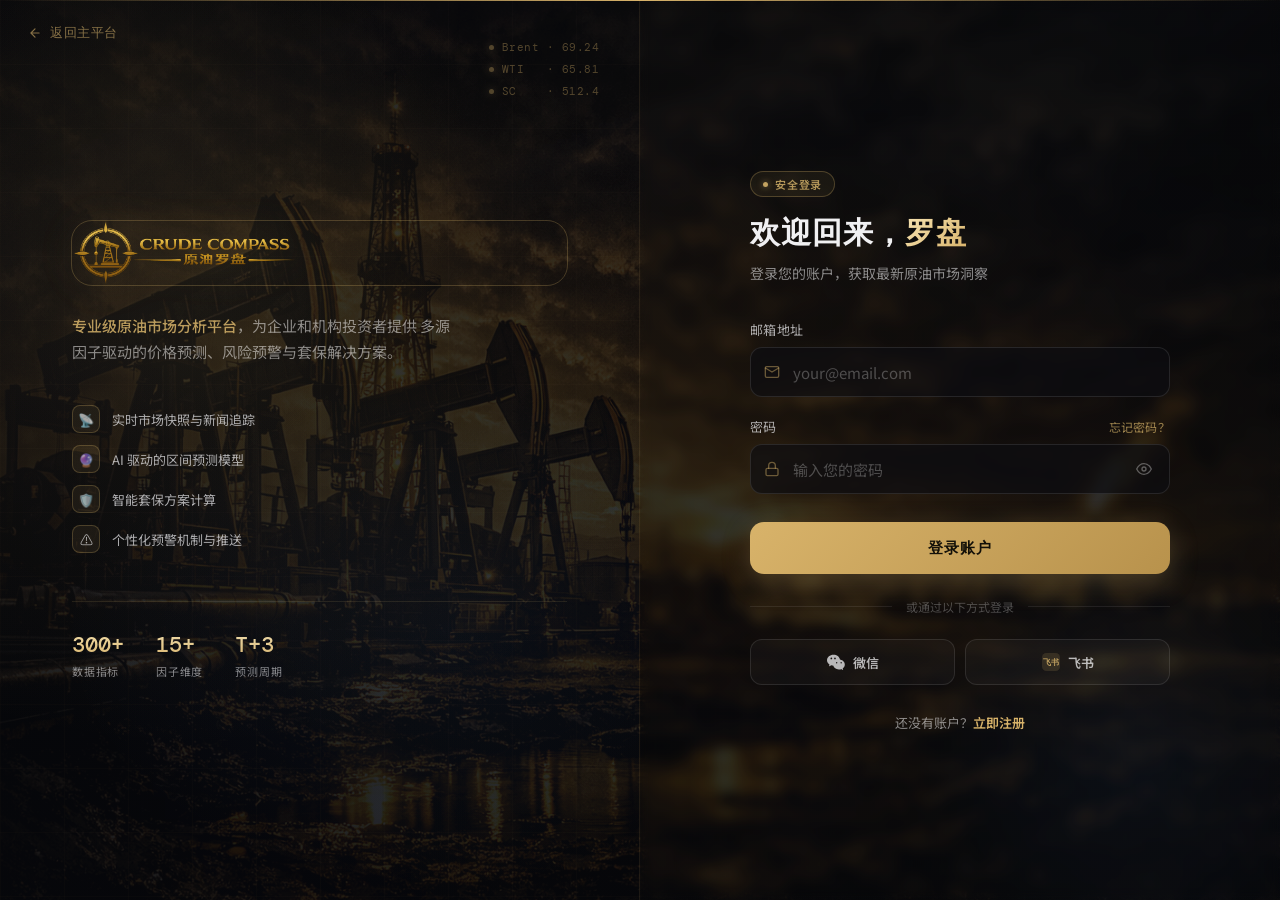
<file: login.html>
<!DOCTYPE html>
<html lang="zh-CN">
<head>
  <meta charset="utf-8"/>
  <meta name="viewport" content="width=device-width, initial-scale=1"/>
  <title>登录 · 原油罗盘</title>
  <link rel="preconnect" href="https://fonts.googleapis.com">
  <link rel="preconnect" href="https://fonts.gstatic.com" crossorigin>
  <link href="https://fonts.googleapis.com/css2?family=DM+Mono:wght@300;400;500&family=Noto+Sans+SC:wght@300;400;500;700;900&family=Syne:wght@400;500;600;700;800&display=swap" rel="stylesheet">
  <style>
    :root {
      --gold-1: #f6e3b2;
      --gold-2: #d8b36a;
      --gold-3: #9a7638;
      --ink:    #0c0c0e;
      --ink2:   #121214;
      --text:   #f0f0f2;
      --muted:  rgba(240,240,242,.55);
      --border: rgba(214,179,106,.18);
      --border-focus: rgba(214,179,106,.60);
      --font-body:    "Noto Sans SC", "PingFang SC", "Microsoft YaHei UI", sans-serif;
      --font-display: "Syne", "PingFang SC", sans-serif;
      --font-mono:    "DM Mono", "SF Mono", "Consolas", monospace;
    }

    *, *::before, *::after { box-sizing: border-box; margin: 0; padding: 0; }

    html, body {
      height: 100%;
      font-family: var(--font-body);
      background: var(--ink);
      color: var(--text);
      -webkit-font-smoothing: antialiased;
    }

    /* ── Background ── */
    .bg {
      position: fixed; inset: 0; z-index: 0;
      overflow: hidden;
    }
    .bg-image {
      position: absolute; inset: 0;
      background-image: url('assets/login_bg.png');
      background-size: cover;
      background-position: center center;
      background-repeat: no-repeat;
      transform: scale(1.03);
      opacity: .46;
      filter: saturate(.94) contrast(1.03);
    }
    .bg-overlay {
      position: absolute; inset: 0;
      background:
        linear-gradient(90deg, rgba(8,9,12,.68) 0%, rgba(8,9,12,.54) 34%, rgba(8,9,12,.42) 62%, rgba(8,9,12,.56) 100%),
        linear-gradient(180deg, rgba(6,7,10,.42) 0%, rgba(6,7,10,.12) 24%, rgba(6,7,10,.34) 100%);
    }
    .bg-grid {
      position: absolute; inset: 0;
      background-image:
        linear-gradient(rgba(214,179,106,.04) 1px, transparent 1px),
        linear-gradient(90deg, rgba(214,179,106,.04) 1px, transparent 1px);
      background-size: 64px 64px;
      animation: gridBreath 10s ease-in-out infinite;
      opacity: .58;
    }
    @keyframes gridBreath {
      0%, 100% { opacity: .5; }
      50% { opacity: 1; }
    }
    .bg-glow1 {
      position: absolute; width: 700px; height: 700px;
      top: -200px; left: -200px; border-radius: 50%;
      background: radial-gradient(circle, rgba(214,179,106,.07) 0%, transparent 65%);
      animation: glowDrift1 14s ease-in-out infinite alternate;
    }
    .bg-glow2 {
      position: absolute; width: 500px; height: 500px;
      bottom: -100px; right: -100px; border-radius: 50%;
      background: radial-gradient(circle, rgba(91,156,255,.06) 0%, transparent 65%);
      animation: glowDrift2 18s ease-in-out infinite alternate;
    }
    @keyframes glowDrift1 { from { transform: translate(0,0); } to { transform: translate(60px, 40px); } }
    @keyframes glowDrift2 { from { transform: translate(0,0); } to { transform: translate(-40px, -60px); } }

    /* Animated ticker line at top */
    .topline {
      position: fixed; top: 0; left: 0; right: 0; height: 1px; z-index: 1000;
      background: linear-gradient(90deg, transparent 0%, var(--gold-2) 50%, transparent 100%);
      animation: toplineSweep 4s ease-in-out infinite;
    }
    @keyframes toplineSweep {
      0%, 100% { opacity: .5; background-position: -100% 0; }
      50% { opacity: 1; }
    }

    /* ── Layout ── */
    .page {
      position: relative; z-index: 1;
      min-height: 100vh;
      display: grid;
      grid-template-columns: 1fr 1fr;
    }
    @media (max-width: 900px) {
      .page { grid-template-columns: 1fr; }
      .brand-side { display: none; }
    }

    /* ── Left brand panel ── */
    .brand-side {
      display: flex; flex-direction: column;
      justify-content: center; padding: 64px 72px;
      border-right: 1px solid rgba(214,179,106,.10);
      position: relative; overflow: hidden;
      background: rgba(8,10,14,.18);
    }
    .brand-side::before {
      content: '';
      position: absolute; inset: 0;
      background:
        radial-gradient(800px 600px at 30% 40%, rgba(214,179,106,.07), transparent 65%),
        radial-gradient(600px 400px at 70% 70%, rgba(91,156,255,.05), transparent 65%);
      pointer-events: none;
    }

    /* Floating price tickers decoration */
    .ticker-decoration {
      position: absolute; top: 40px; right: 40px;
      display: flex; flex-direction: column; gap: 8px;
      opacity: .35;
    }
    .ticker-item {
      display: flex; align-items: center; gap: 8px;
      font-family: var(--font-mono); font-size: 11px;
      color: var(--gold-2); letter-spacing: .5px;
      animation: tickerFade 3s ease-in-out infinite;
    }
    .ticker-item:nth-child(2) { animation-delay: .8s; }
    .ticker-item:nth-child(3) { animation-delay: 1.6s; }
    @keyframes tickerFade { 0%, 100% { opacity: .4; } 50% { opacity: 1; } }
    .ticker-dot { width: 5px; height: 5px; border-radius: 50%; background: var(--gold-2); box-shadow: 0 0 8px var(--gold-2); }

    /* Big brand mark */
    .brand-mark {
      width: 64px; height: 64px; border-radius: 20px;
      background: radial-gradient(32px 32px at 30% 25%, rgba(214,179,106,.95), rgba(214,179,106,.20)),
                  linear-gradient(135deg, rgba(255,255,255,.08), transparent);
      border: 1px solid rgba(214,179,106,.45);
      box-shadow: 0 12px 36px rgba(214,179,106,.15), 0 0 0 8px rgba(214,179,106,.04);
      margin-bottom: 32px;
      position: relative;
    }
    .brand-mark::after {
      content: '';
      position: absolute; top: -1px; left: -1px; right: -1px; bottom: -1px;
      border-radius: 21px;
      border: 1px solid rgba(214,179,106,.25);
      animation: markPulse 3s ease-in-out infinite;
    }
    @keyframes markPulse {
      0%, 100% { transform: scale(1); opacity: 1; }
      50% { transform: scale(1.06); opacity: .5; }
    }

    .brand-name {
      font-family: var(--font-display);
      font-size: 42px; font-weight: 800;
      letter-spacing: 5px; line-height: 1.1;
      background: linear-gradient(180deg, #f6e3b2 0%, #d8b36a 45%, #9a7638 100%);
      -webkit-background-clip: text; background-clip: text; color: transparent;
      filter: drop-shadow(0 0 20px rgba(216,179,106,.18));
      margin-bottom: 8px;
    }
    .brand-name-en {
      font-family: var(--font-display);
      font-size: 13px; font-weight: 500; letter-spacing: 5px;
      text-transform: uppercase; color: rgba(214,179,106,.55);
      margin-bottom: 32px;
    }
    .brand-desc {
      font-size: 15px; line-height: 1.75; color: var(--muted);
      max-width: 380px;
    }
    .brand-desc strong {
      color: rgba(214,179,106,.85); font-weight: 500;
    }

    /* Feature pills */
    .feature-list {
      margin-top: 40px;
      display: flex; flex-direction: column; gap: 12px;
    }
    .feature-item {
      display: flex; align-items: center; gap: 12px;
      font-size: 13px; color: rgba(240,240,242,.70);
      animation: featureIn .6s ease both;
    }
    .feature-item:nth-child(1) { animation-delay: .1s; }
    .feature-item:nth-child(2) { animation-delay: .2s; }
    .feature-item:nth-child(3) { animation-delay: .3s; }
    .feature-item:nth-child(4) { animation-delay: .4s; }
    @keyframes featureIn {
      from { opacity: 0; transform: translateX(-12px); }
      to { opacity: 1; transform: translateX(0); }
    }
    .feature-icon {
      width: 28px; height: 28px; border-radius: 8px; flex-shrink: 0;
      border: 1px solid rgba(214,179,106,.25);
      background: rgba(214,179,106,.08);
      display: grid; place-items: center;
      font-size: 13px;
    }

    /* Bottom stat row */
    .brand-stats {
      margin-top: 48px;
      display: flex; gap: 32px;
      padding-top: 28px;
      border-top: 1px solid rgba(214,179,106,.12);
    }
    .stat { display: flex; flex-direction: column; gap: 4px; }
    .stat-n {
      font-family: var(--font-mono); font-size: 22px; font-weight: 500;
      background: linear-gradient(180deg, #f6e3b2, #d8b36a);
      -webkit-background-clip: text; background-clip: text; color: transparent;
    }
    .stat-l { font-size: 11px; color: var(--muted); letter-spacing: .8px; text-transform: uppercase; }

    /* ── Right form panel ── */
    .form-side {
      display: flex; flex-direction: column;
      justify-content: center; align-items: center;
      padding: 48px 40px;
      background: linear-gradient(180deg, rgba(10,10,12,.12) 0%, rgba(10,10,12,.18) 100%);
      backdrop-filter: blur(6px);
    }

    .form-card {
      width: 100%; max-width: 420px;
      animation: cardIn .5s cubic-bezier(.22,.61,.36,1) both;
    }
    @keyframes cardIn {
      from { opacity: 0; transform: translateY(20px); }
      to { opacity: 1; transform: translateY(0); }
    }

    .form-header { margin-bottom: 36px; }
    .form-badge {
      display: inline-flex; align-items: center; gap: 7px;
      padding: 4px 12px; border-radius: 999px;
      border: 1px solid rgba(214,179,106,.28);
      background: rgba(214,179,106,.07);
      color: rgba(214,179,106,.82); font-size: 11px; font-weight: 600;
      letter-spacing: .8px; text-transform: uppercase; margin-bottom: 16px;
    }
    .form-badge-dot {
      width: 5px; height: 5px; border-radius: 50%;
      background: rgba(214,179,106,.9); box-shadow: 0 0 6px rgba(214,179,106,.6);
      animation: dotBlink 2s ease-in-out infinite;
    }
    @keyframes dotBlink { 0%, 100% { opacity: 1; } 50% { opacity: .4; } }
    .form-title {
      font-family: var(--font-display);
      font-size: 30px; font-weight: 800; letter-spacing: 1px;
      color: var(--text); margin-bottom: 8px;
    }
    .form-title span {
      background: linear-gradient(135deg, #f6e3b2, #d8b36a);
      -webkit-background-clip: text; background-clip: text; color: transparent;
    }
    .form-sub { font-size: 14px; color: var(--muted); line-height: 1.6; }

    /* Form fields */
    .field { margin-bottom: 20px; }
    .field-label {
      display: flex; align-items: center; justify-content: space-between;
      margin-bottom: 8px; font-size: 13px; color: rgba(240,240,242,.70);
      letter-spacing: .3px;
    }
    .field-label a {
      font-size: 12px; color: rgba(214,179,106,.70);
      text-decoration: none; transition: .15s;
    }
    .field-label a:hover { color: var(--gold-2); }

    .input-wrap { position: relative; }
    .input-icon {
      position: absolute; left: 14px; top: 50%; transform: translateY(-50%);
      color: rgba(214,179,106,.45); pointer-events: none;
      display: flex; align-items: center;
    }
    .input-icon svg { width: 16px; height: 16px; }
    input[type="text"],
    input[type="email"],
    input[type="password"] {
      width: 100%;
      height: 50px;
      padding: 0 44px 0 42px;
      border-radius: 12px;
      border: 1px solid rgba(255,255,255,.10);
      background: rgba(14,14,18,.70);
      color: var(--text);
      font-family: var(--font-body); font-size: 15px;
      outline: none;
      transition: border-color .22s ease, box-shadow .22s ease, background .22s ease;
    }
    input::placeholder { color: rgba(240,240,242,.28); }
    input:focus {
      border-color: rgba(214,179,106,.55);
      background: rgba(18,18,22,.85);
      box-shadow: 0 0 0 4px rgba(214,179,106,.08), 0 0 16px rgba(214,179,106,.08);
    }
    input.error { border-color: rgba(255,80,80,.50); box-shadow: 0 0 0 4px rgba(255,80,80,.06); }
    input.success { border-color: rgba(54,199,107,.45); }

    .toggle-pw {
      position: absolute; right: 14px; top: 50%; transform: translateY(-50%);
      cursor: pointer; color: rgba(240,240,242,.35); border: none;
      background: transparent; padding: 4px; line-height: 0;
      transition: color .15s;
    }
    .toggle-pw:hover { color: rgba(214,179,106,.75); }
    .toggle-pw svg { width: 16px; height: 16px; }

    .field-error {
      margin-top: 6px; font-size: 12px; color: rgba(255,110,110,.85);
      display: none; align-items: center; gap: 5px;
    }
    .field-error.show { display: flex; }

    /* Submit button */
    .submit-btn {
      width: 100%; height: 52px;
      border-radius: 14px; border: none; cursor: pointer;
      font-family: var(--font-display);
      font-size: 15px; font-weight: 700; letter-spacing: .8px;
      color: rgba(10,8,4,.95);
      background: linear-gradient(135deg, #d8b36a 0%, #b8924c 100%);
      box-shadow: 0 8px 28px rgba(214,179,106,.28);
      transition: transform .18s ease, box-shadow .18s ease;
      position: relative; overflow: hidden;
      margin-top: 8px;
    }
    .submit-btn::after {
      content: '';
      position: absolute; top: 0; left: -100%; width: 60%; height: 100%;
      background: linear-gradient(90deg, transparent, rgba(255,255,255,.18), transparent);
      animation: btnSheen 2.8s ease-in-out infinite;
    }
    @keyframes btnSheen { 0% { left: -100%; } 100% { left: 200%; } }
    .submit-btn:hover {
      transform: translateY(-2px);
      box-shadow: 0 12px 36px rgba(214,179,106,.38);
    }
    .submit-btn:active { transform: translateY(0); }

    /* Loading state */
    .submit-btn.loading { pointer-events: none; }
    .submit-btn.loading::before {
      content: '';
      position: absolute; inset: 0;
      background: inherit; border-radius: inherit;
    }
    .btn-spinner {
      display: none; width: 20px; height: 20px; border-radius: 50%;
      border: 2px solid rgba(10,8,4,.3); border-top-color: rgba(10,8,4,.8);
      animation: spin .7s linear infinite; position: absolute;
    }
    @keyframes spin { to { transform: rotate(360deg); } }
    .submit-btn.loading .btn-text { opacity: 0; }
    .submit-btn.loading .btn-spinner { display: block; }

    /* Divider */
    .divider {
      display: flex; align-items: center; gap: 14px;
      margin: 24px 0; color: rgba(240,240,242,.28); font-size: 12px;
    }
    .divider::before, .divider::after {
      content: ''; flex: 1; height: 1px;
      background: rgba(255,255,255,.08);
    }

    /* Social login */
    .social-row { display: grid; grid-template-columns: 1fr 1fr; gap: 10px; }
    .social-btn {
      height: 46px; border-radius: 12px;
      border: 1px solid rgba(255,255,255,.10);
      background: rgba(255,255,255,.03);
      color: rgba(240,240,242,.75); font-size: 13px; font-weight: 600;
      cursor: pointer; display: flex; align-items: center; justify-content: center; gap: 8px;
      font-family: var(--font-body);
      transition: .18s ease;
    }
    .social-btn:hover {
      background: rgba(255,255,255,.07);
      border-color: rgba(214,179,106,.25);
      color: var(--text);
    }
    .social-btn svg { width: 18px; height: 18px; flex-shrink: 0; }

    /* Footer link */
    .form-footer {
      margin-top: 28px; text-align: center;
      font-size: 13px; color: var(--muted);
    }
    .form-footer a {
      color: var(--gold-2); text-decoration: none; font-weight: 600;
      transition: .15s;
    }
    .form-footer a:hover { color: var(--gold-1); text-decoration: underline; }

    /* Back to app */
    .back-link {
      position: fixed; top: 24px; left: 28px; z-index: 100;
      display: flex; align-items: center; gap: 8px;
      font-size: 13px; color: rgba(214,179,106,.60);
      text-decoration: none; font-family: var(--font-display); letter-spacing: .5px;
      transition: .15s;
    }
    .back-link:hover { color: var(--gold-2); }
    .back-link svg { width: 14px; height: 14px; }

    /* Toast */
    .toast {
      position: fixed; bottom: 28px; left: 50%; transform: translateX(-50%);
      padding: 12px 22px; border-radius: 999px;
      background: rgba(8,12,18,.96); border: 1px solid rgba(214,179,106,.28);
      color: var(--gold-2); font-size: 13px; font-weight: 700;
      box-shadow: 0 12px 36px rgba(0,0,0,.55);
      opacity: 0; pointer-events: none; transition: opacity .3s ease;
      z-index: 9999; white-space: nowrap;
    }
    .toast.show { opacity: 1; }
  </style>
</head>
<body>

<div class="topline"></div>

<!-- Animated background -->
<div class="bg">
  <div class="bg-image"></div>
  <div class="bg-overlay"></div>
  <div class="bg-grid"></div>
  <div class="bg-glow1"></div>
  <div class="bg-glow2"></div>
</div>

<!-- Back link -->
<a class="back-link" href="index.html">
  <svg viewBox="0 0 24 24" fill="none" stroke="currentColor" stroke-width="2" stroke-linecap="round" stroke-linejoin="round"><path d="M19 12H5M12 5l-7 7 7 7"/></svg>
  返回主平台
</a>

<div class="page">

  <!-- ── LEFT BRAND PANEL ── -->
  <div class="brand-side">
    <!-- Ticker decoration -->
    <div class="ticker-decoration">
      <div class="ticker-item"><div class="ticker-dot"></div>Brent · 69.24</div>
      <div class="ticker-item"><div class="ticker-dot"></div>WTI &nbsp;&nbsp;· 65.81</div>
      <div class="ticker-item"><div class="ticker-dot"></div>SC &nbsp;&nbsp;&nbsp;· 512.4</div>
    </div>

    <div class="brand-mark" style="background:none;border:none;box-shadow:none;width:auto;height:auto;border-radius:0;margin-bottom:28px;">
      <img src="assets/Logo.png" alt="原油罗盘 Crude Compass"
        style="height:64px;width:auto;display:block;filter:drop-shadow(0 0 20px rgba(214,179,106,.30));">
    </div>
    <p class="brand-desc">
      <strong>专业级原油市场分析平台</strong>，为企业和机构投资者提供
      多源因子驱动的价格预测、风险预警与套保解决方案。
    </p>

    <div class="feature-list">
      <div class="feature-item"><div class="feature-icon">📡</div>实时市场快照与新闻追踪</div>
      <div class="feature-item"><div class="feature-icon">🔮</div>AI 驱动的区间预测模型</div>
      <div class="feature-item"><div class="feature-icon">🛡️</div>智能套保方案计算</div>
      <div class="feature-item"><div class="feature-icon">⚠️</div>个性化预警机制与推送</div>
    </div>

    <div class="brand-stats">
      <div class="stat"><div class="stat-n">300+</div><div class="stat-l">数据指标</div></div>
      <div class="stat"><div class="stat-n">15+</div><div class="stat-l">因子维度</div></div>
      <div class="stat"><div class="stat-n">T+3</div><div class="stat-l">预测周期</div></div>
    </div>
  </div>

  <!-- ── RIGHT FORM PANEL ── -->
  <div class="form-side">
    <div class="form-card">

      <div class="form-header">
        <div class="form-badge">
          <span class="form-badge-dot"></span>
          安全登录
        </div>
        <h1 class="form-title">欢迎回来，<span>罗盘</span></h1>
        <p class="form-sub">登录您的账户，获取最新原油市场洞察</p>
      </div>

      <form id="loginForm" novalidate>

        <!-- Email -->
        <div class="field" id="field-email">
          <div class="field-label"><span>邮箱地址</span></div>
          <div class="input-wrap">
            <span class="input-icon">
              <svg viewBox="0 0 24 24" fill="none" stroke="currentColor" stroke-width="2" stroke-linecap="round" stroke-linejoin="round"><path d="M4 4h16c1.1 0 2 .9 2 2v12c0 1.1-.9 2-2 2H4c-1.1 0-2-.9-2-2V6c0-1.1.9-2 2-2z"/><polyline points="22,6 12,12 2,6"/></svg>
            </span>
            <input type="email" id="email" placeholder="your@email.com" autocomplete="email"/>
          </div>
          <div class="field-error" id="email-err">
            <svg width="12" height="12" viewBox="0 0 24 24" fill="none" stroke="currentColor" stroke-width="2.5"><circle cx="12" cy="12" r="10"/><line x1="12" y1="8" x2="12" y2="12"/><line x1="12" y1="16" x2="12.01" y2="16"/></svg>
            邮箱地址不能为空
          </div>
        </div>

        <!-- Password -->
        <div class="field" id="field-password">
          <div class="field-label">
            <span>密码</span>
            <a href="#">忘记密码？</a>
          </div>
          <div class="input-wrap">
            <span class="input-icon">
              <svg viewBox="0 0 24 24" fill="none" stroke="currentColor" stroke-width="2" stroke-linecap="round" stroke-linejoin="round"><rect x="3" y="11" width="18" height="11" rx="2" ry="2"/><path d="M7 11V7a5 5 0 0 1 10 0v4"/></svg>
            </span>
            <input type="password" id="password" placeholder="输入您的密码" autocomplete="current-password"/>
            <button type="button" class="toggle-pw" id="togglePw" aria-label="显示/隐藏密码">
              <svg id="eyeIcon" viewBox="0 0 24 24" fill="none" stroke="currentColor" stroke-width="2" stroke-linecap="round" stroke-linejoin="round"><path d="M1 12s4-8 11-8 11 8 11 8-4 8-11 8-11-8-11-8z"/><circle cx="12" cy="12" r="3"/></svg>
            </button>
          </div>
          <div class="field-error" id="pw-err">
            <svg width="12" height="12" viewBox="0 0 24 24" fill="none" stroke="currentColor" stroke-width="2.5"><circle cx="12" cy="12" r="10"/><line x1="12" y1="8" x2="12" y2="12"/><line x1="12" y1="16" x2="12.01" y2="16"/></svg>
            密码不能为空
          </div>
        </div>

        <button type="submit" class="submit-btn" id="submitBtn">
          <span class="btn-text">登录账户</span>
          <div class="btn-spinner"></div>
        </button>

      </form>

      <div class="divider">或通过以下方式登录</div>

      <div class="social-row">
        <button class="social-btn" onclick="showToast('微信登录即将开放')">
          <svg viewBox="0 0 24 24" fill="currentColor"><path d="M8.691 2.188C3.891 2.188 0 5.476 0 9.53c0 2.212 1.17 4.203 3.002 5.55a.59.59 0 0 1 .213.665l-.39 1.48c-.019.07-.048.141-.048.213 0 .163.13.295.29.295a.326.326 0 0 0 .167-.054l1.903-1.114a.864.864 0 0 1 .717-.098 10.16 10.16 0 0 0 2.837.403c.276 0 .543-.027.811-.05-.857-2.578.157-4.972 1.932-6.446 1.703-1.415 3.882-1.98 5.853-1.838-.576-3.583-4.196-6.348-8.596-6.348zM5.785 5.991c.642 0 1.162.529 1.162 1.18a1.17 1.17 0 0 1-1.162 1.178A1.17 1.17 0 0 1 4.623 7.17c0-.651.52-1.18 1.162-1.18zm4.843 0c.641 0 1.162.529 1.162 1.18a1.17 1.17 0 0 1-1.162 1.178 1.17 1.17 0 0 1-1.162-1.178c0-.651.52-1.18 1.162-1.18zm5.258 2.799c-4.217 0-7.637 2.956-7.637 6.607 0 3.652 3.42 6.607 7.637 6.607a9.22 9.22 0 0 0 2.976-.496.717.717 0 0 1 .595.082l1.584.926a.272.272 0 0 0 .139.045c.133 0 .242-.112.242-.25 0-.06-.023-.118-.04-.177l-.325-1.233a.491.491 0 0 1 .177-.554c1.52-1.124 2.503-2.826 2.503-4.95 0-3.651-3.42-6.607-7.851-6.607zm-3.007 3.323c.534 0 .967.441.967.983a.975.975 0 0 1-.967.984.975.975 0 0 1-.967-.984c0-.542.433-.983.967-.983zm6.014 0c.534 0 .967.441.967.983a.975.975 0 0 1-.967.984.975.975 0 0 1-.967-.984c0-.542.433-.983.967-.983z"/></svg>
          微信
        </button>
        <button class="social-btn" onclick="showToast('飞书登录即将开放')">
          <svg viewBox="0 0 24 24" fill="none"><rect width="24" height="24" rx="6" fill="rgba(214,179,106,.15)"/><text x="12" y="16" text-anchor="middle" font-size="11" fill="rgba(214,179,106,.85)" font-family="sans-serif" font-weight="700">飞书</text></svg>
          飞书
        </button>
      </div>

      <div class="form-footer">
        还没有账户？<a href="register.html">立即注册</a>
      </div>

    </div>
  </div>

</div>

<div class="toast" id="toast"></div>

<script>
  // Toggle password visibility
  const togglePw = document.getElementById('togglePw');
  const pwInput = document.getElementById('password');
  const eyeIcon = document.getElementById('eyeIcon');
  const eyeOff = `<path d="M17.94 17.94A10.07 10.07 0 0 1 12 20c-7 0-11-8-11-8a18.45 18.45 0 0 1 5.06-5.94M9.9 4.24A9.12 9.12 0 0 1 12 4c7 0 11 8 11 8a18.5 18.5 0 0 1-2.16 3.19m-6.72-1.07a3 3 0 1 1-4.24-4.24"/><line x1="1" y1="1" x2="23" y2="23"/>`;
  const eyeOn = `<path d="M1 12s4-8 11-8 11 8 11 8-4 8-11 8-11-8-11-8z"/><circle cx="12" cy="12" r="3"/>`;
  let pwVisible = false;
  togglePw.addEventListener('click', () => {
    pwVisible = !pwVisible;
    pwInput.type = pwVisible ? 'text' : 'password';
    eyeIcon.innerHTML = pwVisible ? eyeOff : eyeOn;
  });

  // Real-time validation
  const emailInput = document.getElementById('email');
  emailInput.addEventListener('blur', () => validateEmail());
  pwInput.addEventListener('blur', () => validatePw());

  function validateEmail() {
    const v = emailInput.value.trim();
    const ok = v.length > 0;
    setFieldState('email', ok, ok ? '' : '邮箱地址不能为空');
    return ok;
  }

  function validatePw() {
    const v = pwInput.value;
    const ok = v.length > 0;
    setFieldState('password', ok, ok ? '' : '密码不能为空');
    return ok;
  }

  function setFieldState(field, valid, msg) {
    const input = document.getElementById(field);
    const err = document.getElementById(field === 'email' ? 'email-err' : 'pw-err');
    input.classList.toggle('error', !valid && msg !== '');
    input.classList.toggle('success', valid && input.value !== '');
    err.querySelector ? (err.lastChild.textContent = msg) : null;
    err.classList.toggle('show', !!msg);
  }

  // Form submit
  document.getElementById('loginForm').addEventListener('submit', (e) => {
    e.preventDefault();
    const emailOk = validateEmail();
    const pwOk = validatePw();
    if (!emailOk || !pwOk) return;
    localStorage.setItem('cc_auth_user', JSON.stringify({
      loggedIn: true,
      email: emailInput.value.trim(),
      loggedInAt: Date.now()
    }));
    sessionStorage.setItem('cc_auth_demo_once', '1');
    window.location.href = 'index.html';
  });

  function showToast(msg) {
    const t = document.getElementById('toast');
    t.textContent = msg;
    t.classList.add('show');
    setTimeout(() => t.classList.remove('show'), 2800);
  }
</script>
</body>
</html>
</file>
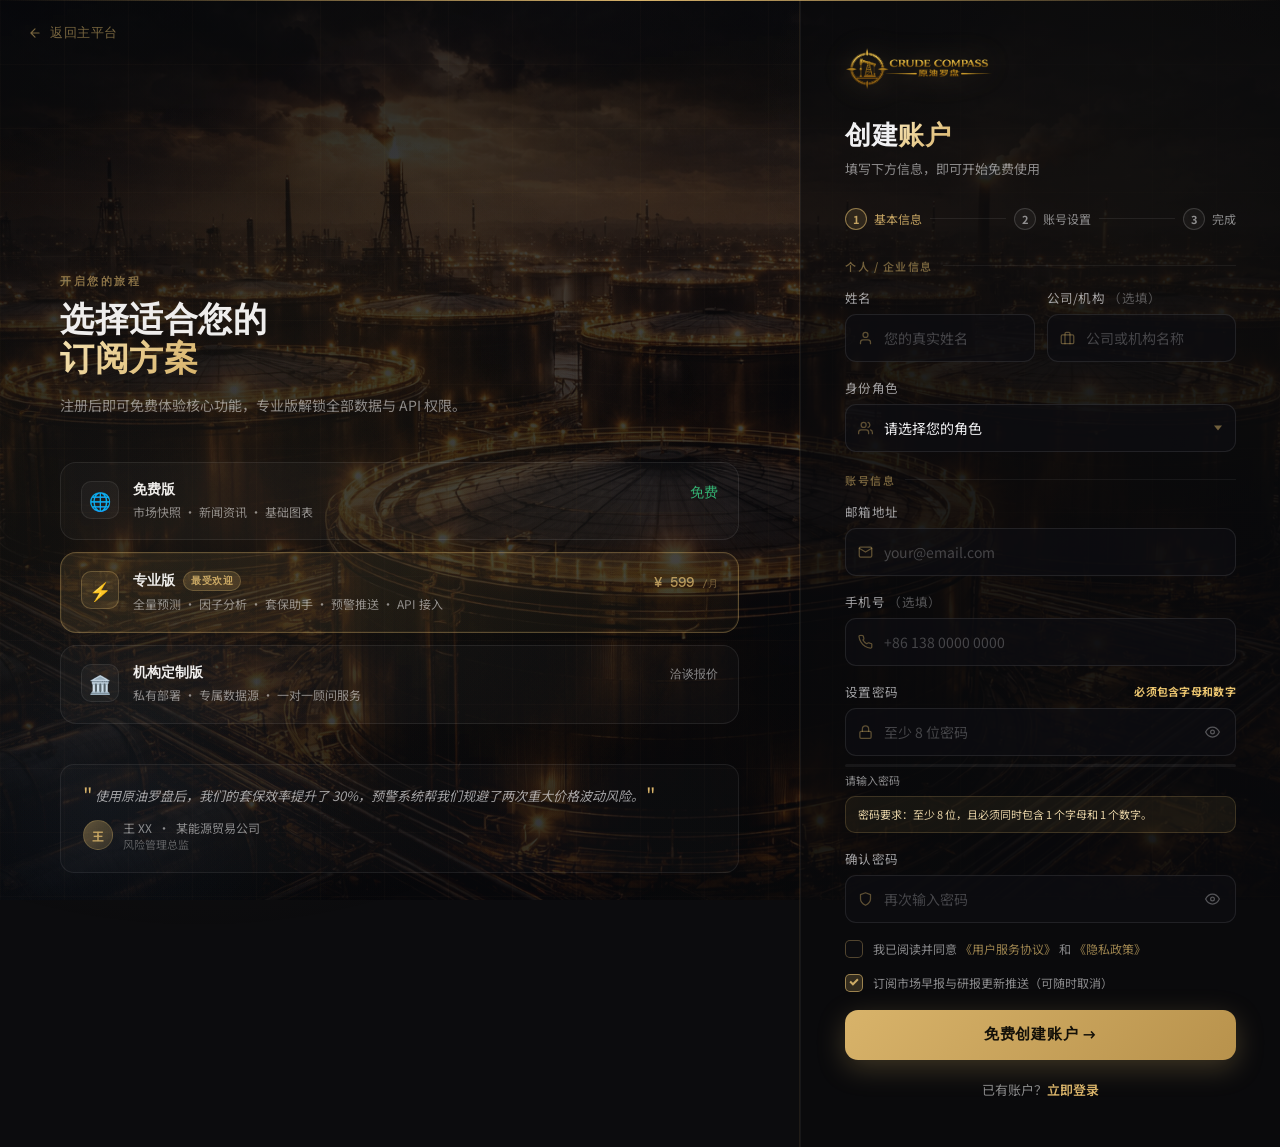
<file: register.html>
<!DOCTYPE html>
<html lang="zh-CN">
<head>
  <meta charset="utf-8"/>
  <meta name="viewport" content="width=device-width, initial-scale=1"/>
  <title>注册 · 原油罗盘</title>
  <link rel="preconnect" href="https://fonts.googleapis.com">
  <link rel="preconnect" href="https://fonts.gstatic.com" crossorigin>
  <link href="https://fonts.googleapis.com/css2?family=DM+Mono:wght@300;400;500&family=Noto+Sans+SC:wght@300;400;500;700;900&family=Syne:wght@400;500;600;700;800&display=swap" rel="stylesheet">
  <style>
    :root {
      --gold-1: #f6e3b2;
      --gold-2: #d8b36a;
      --gold-3: #9a7638;
      --ink:    #0c0c0e;
      --ink2:   #121214;
      --text:   #f0f0f2;
      --muted:  rgba(240,240,242,.55);
      --border: rgba(214,179,106,.18);
      --border-focus: rgba(214,179,106,.60);
      --font-body:    "Noto Sans SC", "PingFang SC", "Microsoft YaHei UI", sans-serif;
      --font-display: "Syne", "PingFang SC", sans-serif;
      --font-mono:    "DM Mono", "SF Mono", "Consolas", monospace;
    }

    *, *::before, *::after { box-sizing: border-box; margin: 0; padding: 0; }
    html, body { min-height: 100%; font-family: var(--font-body); background: var(--ink); color: var(--text); -webkit-font-smoothing: antialiased; }

    /* ── Background ── */
    .bg { position: fixed; inset: 0; z-index: 0; overflow: hidden; pointer-events: none; }
    .bg-image {
      position: absolute; inset: 0;
      background-image: url('assets/register_bg.png');
      background-size: cover;
      background-position: center center;
      background-repeat: no-repeat;
      transform: scale(1.03);
      opacity: .42;
      filter: saturate(.94) contrast(1.03);
    }
    .bg-overlay {
      position: absolute; inset: 0;
      background:
        linear-gradient(90deg, rgba(8,9,12,.58) 0%, rgba(8,9,12,.44) 34%, rgba(8,9,12,.36) 62%, rgba(8,9,12,.48) 100%),
        linear-gradient(180deg, rgba(6,7,10,.38) 0%, rgba(6,7,10,.10) 24%, rgba(6,7,10,.30) 100%);
    }
    .bg-grid {
      position: absolute; inset: 0;
      background-image:
        linear-gradient(rgba(214,179,106,.04) 1px, transparent 1px),
        linear-gradient(90deg, rgba(214,179,106,.04) 1px, transparent 1px);
      background-size: 64px 64px;
      animation: gridBreath 10s ease-in-out infinite;
      opacity: .58;
    }
    @keyframes gridBreath { 0%, 100% { opacity: .5; } 50% { opacity: 1; } }
    .bg-glow1 {
      position: absolute; width: 900px; height: 900px;
      top: -300px; right: -300px; border-radius: 50%;
      background: radial-gradient(circle, rgba(214,179,106,.06) 0%, transparent 60%);
    }
    .bg-glow2 {
      position: absolute; width: 600px; height: 600px;
      bottom: -200px; left: -200px; border-radius: 50%;
      background: radial-gradient(circle, rgba(91,156,255,.05) 0%, transparent 60%);
    }

    .topline {
      position: fixed; top: 0; left: 0; right: 0; height: 1px; z-index: 1000;
      background: linear-gradient(90deg, transparent 0%, var(--gold-2) 50%, transparent 100%);
    }

    /* ── Layout: two-column on desktop, single on mobile ── */
    .page {
      position: relative; z-index: 1;
      min-height: 100vh;
      display: grid;
      grid-template-columns: 1fr 480px;
    }
    @media (max-width: 960px) {
      .page { grid-template-columns: 1fr; }
      .visual-side { display: none; }
    }

    /* ── Left: visual/info side ── */
    .visual-side {
      display: flex; flex-direction: column; justify-content: center;
      padding: 64px 60px;
      border-right: 1px solid rgba(214,179,106,.10);
      position: relative; overflow: hidden;
    }
    .visual-side::after {
      content: '';
      position: absolute; inset: 0;
      background: radial-gradient(900px 700px at 25% 45%, rgba(214,179,106,.07), transparent 60%);
      pointer-events: none;
    }

    /* Plan cards */
    .plan-intro {
      margin-bottom: 44px;
    }
    .plan-kicker {
      font-family: var(--font-display);
      font-size: 11px; font-weight: 600; letter-spacing: 2.5px;
      text-transform: uppercase; color: rgba(214,179,106,.60);
      margin-bottom: 12px;
    }
    .plan-heading {
      font-family: var(--font-display);
      font-size: 34px; font-weight: 800; line-height: 1.15;
      letter-spacing: .5px; margin-bottom: 14px;
    }
    .plan-heading span {
      background: linear-gradient(135deg, #f6e3b2, #d8b36a);
      -webkit-background-clip: text; background-clip: text; color: transparent;
    }
    .plan-desc { font-size: 14px; color: var(--muted); line-height: 1.75; max-width: 460px; }

    /* Plan tier cards */
    .plans { display: flex; flex-direction: column; gap: 12px; }
    .plan-card {
      border-radius: 16px; padding: 18px 20px;
      border: 1px solid rgba(255,255,255,.08);
      background: rgba(255,255,255,.025);
      display: flex; align-items: flex-start; gap: 14px;
      transition: .18s ease;
      cursor: default;
      animation: planIn .5s ease both;
    }
    .plan-card:nth-child(1) { animation-delay: .05s; }
    .plan-card:nth-child(2) { animation-delay: .12s; }
    .plan-card:nth-child(3) { animation-delay: .19s; }
    @keyframes planIn {
      from { opacity: 0; transform: translateX(-16px); }
      to   { opacity: 1; transform: translateX(0); }
    }
    .plan-card.featured {
      border-color: rgba(214,179,106,.35);
      background: linear-gradient(135deg, rgba(214,179,106,.10) 0%, rgba(214,179,106,.04) 100%);
      box-shadow: 0 0 0 1px rgba(214,179,106,.06) inset;
    }
    .plan-icon {
      width: 38px; height: 38px; border-radius: 10px; flex-shrink: 0;
      display: grid; place-items: center; font-size: 18px;
      border: 1px solid rgba(255,255,255,.08);
      background: rgba(255,255,255,.04);
    }
    .plan-card.featured .plan-icon {
      border-color: rgba(214,179,106,.30);
      background: rgba(214,179,106,.10);
    }
    .plan-info { flex: 1; }
    .plan-name {
      font-family: var(--font-display); font-size: 14px; font-weight: 700;
      color: var(--text); margin-bottom: 4px; display: flex; align-items: center; gap: 8px;
    }
    .plan-badge {
      font-size: 10px; padding: 2px 7px; border-radius: 999px;
      background: rgba(214,179,106,.18); color: rgba(214,179,106,.90);
      border: 1px solid rgba(214,179,106,.28); letter-spacing: .5px;
    }
    .plan-perks { font-size: 12px; color: var(--muted); line-height: 1.55; }
    .plan-price {
      font-family: var(--font-mono); font-size: 14px; font-weight: 500;
      color: rgba(214,179,106,.80); white-space: nowrap; padding-top: 2px;
    }
    .plan-price .free { color: rgba(57,217,138,.80); }

    /* Testimonial */
    .testimonial {
      margin-top: 40px; padding: 20px 22px;
      border-radius: 14px; border: 1px solid rgba(255,255,255,.07);
      background: rgba(255,255,255,.02);
      animation: planIn .5s .3s ease both;
    }
    .testimonial-text {
      font-size: 13px; color: rgba(240,240,242,.65); line-height: 1.7;
      font-style: italic; margin-bottom: 12px;
    }
    .testimonial-text::before { content: '"'; color: var(--gold-2); font-size: 20px; line-height: 0; vertical-align: -4px; margin-right: 2px; font-style: normal; }
    .testimonial-text::after { content: '"'; color: var(--gold-2); font-size: 20px; line-height: 0; vertical-align: -4px; margin-left: 2px; font-style: normal; }
    .testimonial-author { display: flex; align-items: center; gap: 10px; }
    .author-avatar {
      width: 30px; height: 30px; border-radius: 50%;
      background: linear-gradient(135deg, rgba(214,179,106,.4), rgba(214,179,106,.15));
      border: 1px solid rgba(214,179,106,.25);
      display: grid; place-items: center; font-size: 12px; font-weight: 700;
      color: rgba(214,179,106,.85);
    }
    .author-name { font-size: 12px; color: var(--muted); }
    .author-title { font-size: 11px; color: rgba(240,240,242,.35); }

    /* ── Right: form side ── */
    .form-side {
      background: rgba(10,10,12,.60);
      border-left: 1px solid rgba(255,255,255,.05);
      display: flex; flex-direction: column;
      justify-content: flex-start;
      padding: 48px 44px;
      overflow-y: auto;
    }

    .form-card { animation: cardIn .45s cubic-bezier(.22,.61,.36,1) both; }
    @keyframes cardIn { from { opacity: 0; transform: translateY(18px); } to { opacity: 1; transform: translateY(0); } }

    /* Logo at top of form */
    .form-logo {
      display: flex; align-items: center; gap: 10px; margin-bottom: 32px;
    }
    .logo-mark {
      width: 36px; height: 36px; border-radius: 10px;
      background: radial-gradient(18px 18px at 30% 25%, rgba(214,179,106,.95), rgba(214,179,106,.22));
      border: 1px solid rgba(214,179,106,.45);
      box-shadow: 0 6px 18px rgba(214,179,106,.12);
      flex-shrink: 0;
    }
    .logo-text { font-family: var(--font-display); font-size: 15px; font-weight: 700; color: var(--text); letter-spacing: .4px; }
    .logo-sub { font-size: 11px; color: var(--muted); letter-spacing: 1px; text-transform: uppercase; }

    .form-title { font-family: var(--font-display); font-size: 26px; font-weight: 800; letter-spacing: .5px; margin-bottom: 6px; }
    .form-title span { background: linear-gradient(135deg, #f6e3b2, #d8b36a); -webkit-background-clip: text; background-clip: text; color: transparent; }
    .form-sub { font-size: 13px; color: var(--muted); margin-bottom: 28px; line-height: 1.6; }

    /* Step indicator */
    .steps {
      display: flex; align-items: center; gap: 0;
      margin-bottom: 28px;
    }
    .step {
      display: flex; align-items: center; gap: 7px;
      font-size: 12px; color: var(--muted);
    }
    .step.active { color: rgba(214,179,106,.90); }
    .step.done { color: rgba(57,217,138,.75); }
    .step-circle {
      width: 22px; height: 22px; border-radius: 50%; flex-shrink: 0;
      display: grid; place-items: center; font-size: 11px; font-weight: 700;
      border: 1.5px solid rgba(255,255,255,.15);
      background: rgba(255,255,255,.04); color: var(--muted);
      transition: .2s;
    }
    .step.active .step-circle { border-color: rgba(214,179,106,.60); background: rgba(214,179,106,.12); color: rgba(214,179,106,.90); }
    .step.done .step-circle { border-color: rgba(57,217,138,.50); background: rgba(57,217,138,.12); color: rgba(57,217,138,.90); }
    .step-line { flex: 1; height: 1px; background: rgba(255,255,255,.08); margin: 0 8px; min-width: 20px; }
    .step-line.done { background: linear-gradient(90deg, rgba(57,217,138,.40), rgba(214,179,106,.40)); }

    /* Fields */
    .field-row { display: grid; grid-template-columns: 1fr 1fr; gap: 12px; }
    @media (max-width: 500px) { .field-row { grid-template-columns: 1fr; } }

    .field { margin-bottom: 16px; }
    .field-label { display: flex; align-items: center; justify-content: space-between; margin-bottom: 7px; font-size: 12.5px; color: rgba(240,240,242,.65); letter-spacing: .3px; }
    .field-hint { font-size: 11px; color: rgba(214,179,106,.50); }
    .field-hint.strong {
      color: rgba(255,214,120,.92);
      font-weight: 700;
    }

    .input-wrap { position: relative; }
    .input-icon { position: absolute; left: 13px; top: 50%; transform: translateY(-50%); color: rgba(214,179,106,.40); pointer-events: none; display: flex; align-items: center; }
    .input-icon svg { width: 15px; height: 15px; }
    .input-suffix { position: absolute; right: 13px; top: 50%; transform: translateY(-50%); }

    input[type="text"], input[type="email"], input[type="password"], input[type="tel"], select {
      width: 100%; height: 48px;
      padding: 0 40px 0 38px;
      border-radius: 11px; border: 1px solid rgba(255,255,255,.09);
      background: rgba(14,14,18,.70); color: var(--text);
      font-family: var(--font-body); font-size: 14px;
      outline: none; transition: border-color .22s, box-shadow .22s, background .22s;
      appearance: none;
    }
    input::placeholder { color: rgba(240,240,242,.25); }
    select { padding-right: 36px; cursor: pointer; }
    input:focus, select:focus {
      border-color: rgba(214,179,106,.52);
      background: rgba(18,18,22,.85);
      box-shadow: 0 0 0 3px rgba(214,179,106,.07), 0 0 14px rgba(214,179,106,.07);
    }
    input.err { border-color: rgba(255,80,80,.45); }
    input.ok { border-color: rgba(54,199,107,.40); }

    .toggle-pw { position: absolute; right: 12px; top: 50%; transform: translateY(-50%); cursor: pointer; border: none; background: transparent; color: rgba(240,240,242,.32); padding: 4px; line-height: 0; transition: color .15s; }
    .toggle-pw:hover { color: rgba(214,179,106,.70); }
    .toggle-pw svg { width: 15px; height: 15px; }

    .field-error { margin-top: 5px; font-size: 11px; color: rgba(255,110,110,.80); display: none; }
    .field-error.show { display: block; }

    /* Password strength */
    .pw-strength { margin-top: 8px; }
    .pw-bar-track { height: 3px; border-radius: 999px; background: rgba(255,255,255,.06); overflow: hidden; margin-bottom: 5px; }
    .pw-bar-fill { height: 100%; border-radius: 999px; width: 0; transition: width .3s ease, background .3s ease; }
    .pw-label { font-size: 11px; color: var(--muted); }
    .pw-rule-note {
      margin-top: 8px;
      padding: 9px 12px;
      border-radius: 10px;
      border: 1px solid rgba(214,179,106,.20);
      background: rgba(214,179,106,.07);
      color: rgba(255,233,184,.90);
      font-size: 11px;
      line-height: 1.6;
    }

    /* Checkboxes */
    .check-field { display: flex; align-items: flex-start; gap: 10px; margin-bottom: 14px; }
    .custom-check {
      width: 18px; height: 18px; border-radius: 5px; flex-shrink: 0; margin-top: 1px;
      border: 1.5px solid rgba(214,179,106,.35); background: rgba(14,14,18,.70);
      cursor: pointer; display: grid; place-items: center;
      transition: .15s; position: relative;
    }
    .custom-check.checked { background: rgba(214,179,106,.20); border-color: rgba(214,179,106,.65); }
    .custom-check.checked::after {
      content: '';
      width: 8px; height: 5px; border-left: 2px solid rgba(214,179,106,.95); border-bottom: 2px solid rgba(214,179,106,.95);
      transform: rotate(-45deg) translate(1px, -1px);
    }
    .check-text { font-size: 12px; color: var(--muted); line-height: 1.6; }
    .check-text a { color: rgba(214,179,106,.70); text-decoration: none; }
    .check-text a:hover { color: var(--gold-2); text-decoration: underline; }

    /* Submit */
    .submit-btn {
      width: 100%; height: 50px;
      border-radius: 13px; border: none; cursor: pointer;
      font-family: var(--font-display); font-size: 15px; font-weight: 700; letter-spacing: .8px;
      color: rgba(10,8,4,.95);
      background: linear-gradient(135deg, #d8b36a 0%, #b8924c 100%);
      box-shadow: 0 8px 28px rgba(214,179,106,.26);
      transition: transform .18s, box-shadow .18s;
      position: relative; overflow: hidden; margin-top: 4px;
    }
    .submit-btn::after {
      content: ''; position: absolute; top: 0; left: -100%; width: 60%; height: 100%;
      background: linear-gradient(90deg, transparent, rgba(255,255,255,.18), transparent);
      animation: btnSheen 2.8s ease-in-out infinite;
    }
    @keyframes btnSheen { 0% { left: -100%; } 100% { left: 200%; } }
    .submit-btn:hover { transform: translateY(-2px); box-shadow: 0 12px 36px rgba(214,179,106,.36); }
    .submit-btn:active { transform: translateY(0); }
    .submit-btn:disabled { opacity: .5; pointer-events: none; }
    .submit-btn.loading .btn-text { opacity: 0; }
    .submit-btn.loading .btn-spinner { display: block; }
    .btn-spinner { display: none; width: 20px; height: 20px; border-radius: 50%; border: 2px solid rgba(10,8,4,.25); border-top-color: rgba(10,8,4,.8); animation: spin .7s linear infinite; position: absolute; }
    @keyframes spin { to { transform: rotate(360deg); } }

    .form-footer { margin-top: 20px; text-align: center; font-size: 13px; color: var(--muted); }
    .form-footer a { color: var(--gold-2); text-decoration: none; font-weight: 600; }
    .form-footer a:hover { color: var(--gold-1); }

    /* Back link */
    .back-link {
      position: fixed; top: 24px; left: 28px; z-index: 100;
      display: flex; align-items: center; gap: 8px;
      font-size: 13px; color: rgba(214,179,106,.55); text-decoration: none;
      font-family: var(--font-display); letter-spacing: .5px; transition: .15s;
    }
    .back-link:hover { color: var(--gold-2); }
    .back-link svg { width: 14px; height: 14px; }

    /* Section divider inside form */
    .section-label {
      font-size: 11px; font-weight: 600; letter-spacing: 1.5px; text-transform: uppercase;
      color: rgba(214,179,106,.50); margin: 20px 0 14px;
      display: flex; align-items: center; gap: 10px;
    }
    .section-label::after { content: ''; flex: 1; height: 1px; background: rgba(255,255,255,.06); }

    /* Toast */
    .toast {
      position: fixed; bottom: 28px; left: 50%; transform: translateX(-50%);
      padding: 12px 22px; border-radius: 999px;
      background: rgba(8,12,18,.96); border: 1px solid rgba(214,179,106,.28);
      color: var(--gold-2); font-size: 13px; font-weight: 700;
      box-shadow: 0 12px 36px rgba(0,0,0,.55);
      opacity: 0; pointer-events: none; transition: opacity .3s ease;
      z-index: 9999; white-space: nowrap;
    }
    .toast.show { opacity: 1; }

    /* Select arrow */
    .select-wrap { position: relative; }
    .select-wrap::after {
      content: '';
      position: absolute; right: 14px; top: 50%; transform: translateY(-50%);
      width: 0; height: 0;
      border-left: 4px solid transparent; border-right: 4px solid transparent;
      border-top: 5px solid rgba(214,179,106,.50); pointer-events: none;
    }
    .select-wrap select { padding-left: 38px; }
  </style>
</head>
<body>

<div class="topline"></div>
<div class="bg">
  <div class="bg-image"></div>
  <div class="bg-overlay"></div>
  <div class="bg-grid"></div>
  <div class="bg-glow1"></div>
  <div class="bg-glow2"></div>
</div>

<a class="back-link" href="index.html">
  <svg viewBox="0 0 24 24" fill="none" stroke="currentColor" stroke-width="2" stroke-linecap="round" stroke-linejoin="round"><path d="M19 12H5M12 5l-7 7 7 7"/></svg>
  返回主平台
</a>

<div class="page">

  <!-- ── LEFT VISUAL SIDE ── -->
  <div class="visual-side">
    <div class="plan-intro">
      <div class="plan-kicker">开启您的旅程</div>
      <h2 class="plan-heading">选择适合您的<br><span>订阅方案</span></h2>
      <p class="plan-desc">注册后即可免费体验核心功能，专业版解锁全部数据与 API 权限。</p>
    </div>

    <div class="plans">
      <div class="plan-card">
        <div class="plan-icon">🌐</div>
        <div class="plan-info">
          <div class="plan-name">免费版</div>
          <div class="plan-perks">市场快照 · 新闻资讯 · 基础图表</div>
        </div>
        <div class="plan-price"><span class="free">免费</span></div>
      </div>

      <div class="plan-card featured">
        <div class="plan-icon">⚡</div>
        <div class="plan-info">
          <div class="plan-name">
            专业版
            <span class="plan-badge">最受欢迎</span>
          </div>
          <div class="plan-perks">全量预测 · 因子分析 · 套保助手 · 预警推送 · API 接入</div>
        </div>
        <div class="plan-price">¥ 599 <small style="font-size:10px;opacity:.6">/月</small></div>
      </div>

      <div class="plan-card">
        <div class="plan-icon">🏛️</div>
        <div class="plan-info">
          <div class="plan-name">机构定制版</div>
          <div class="plan-perks">私有部署 · 专属数据源 · 一对一顾问服务</div>
        </div>
        <div class="plan-price" style="font-size:12px;color:var(--muted)">洽谈报价</div>
      </div>
    </div>

    <div class="testimonial">
      <p class="testimonial-text">使用原油罗盘后，我们的套保效率提升了 30%，预警系统帮我们规避了两次重大价格波动风险。</p>
      <div class="testimonial-author">
        <div class="author-avatar">王</div>
        <div>
          <div class="author-name">王 XX &nbsp;·&nbsp; 某能源贸易公司</div>
          <div class="author-title">风险管理总监</div>
        </div>
      </div>
    </div>
  </div>

  <!-- ── RIGHT FORM SIDE ── -->
  <div class="form-side">
    <div class="form-card">

      <div class="form-logo" style="margin-bottom:28px;">
        <img src="assets/Logo.png" alt="原油罗盘 Crude Compass"
          style="height:42px;width:auto;display:block;filter:drop-shadow(0 0 14px rgba(214,179,106,.25));">
      </div>

      <h1 class="form-title">创建<span>账户</span></h1>
      <p class="form-sub">填写下方信息，即可开始免费使用</p>

      <!-- Step indicator -->
      <div class="steps">
        <div class="step active" id="step1">
          <div class="step-circle">1</div>
          <span>基本信息</span>
        </div>
        <div class="step-line" id="line1"></div>
        <div class="step" id="step2">
          <div class="step-circle">2</div>
          <span>账号设置</span>
        </div>
        <div class="step-line" id="line2"></div>
        <div class="step" id="step3">
          <div class="step-circle">3</div>
          <span>完成</span>
        </div>
      </div>

      <form id="regForm" novalidate>

        <!-- Section 1: Personal Info -->
        <div class="section-label">个人 / 企业信息</div>

        <div class="field-row">
          <div class="field" id="field-name">
            <div class="field-label"><span>姓名</span></div>
            <div class="input-wrap">
              <span class="input-icon">
                <svg viewBox="0 0 24 24" fill="none" stroke="currentColor" stroke-width="2" stroke-linecap="round" stroke-linejoin="round"><path d="M20 21v-2a4 4 0 0 0-4-4H8a4 4 0 0 0-4 4v2"/><circle cx="12" cy="7" r="4"/></svg>
              </span>
              <input type="text" id="name" placeholder="您的真实姓名" autocomplete="name"/>
            </div>
            <div class="field-error" id="name-err">请输入姓名</div>
          </div>

          <div class="field" id="field-company">
            <div class="field-label"><span>公司/机构 <span style="opacity:.5">（选填）</span></span></div>
            <div class="input-wrap">
              <span class="input-icon">
                <svg viewBox="0 0 24 24" fill="none" stroke="currentColor" stroke-width="2" stroke-linecap="round" stroke-linejoin="round"><rect x="2" y="7" width="20" height="14" rx="2"/><path d="M16 21V5a2 2 0 0 0-2-2h-4a2 2 0 0 0-2 2v16"/></svg>
              </span>
              <input type="text" id="company" placeholder="公司或机构名称"/>
            </div>
          </div>
        </div>

        <div class="field" id="field-role">
          <div class="field-label"><span>身份角色</span></div>
          <div class="input-wrap select-wrap">
            <span class="input-icon">
              <svg viewBox="0 0 24 24" fill="none" stroke="currentColor" stroke-width="2" stroke-linecap="round" stroke-linejoin="round"><path d="M17 21v-2a4 4 0 0 0-4-4H5a4 4 0 0 0-4 4v2"/><circle cx="9" cy="7" r="4"/><path d="M23 21v-2a4 4 0 0 0-3-3.87"/><path d="M16 3.13a4 4 0 0 1 0 7.75"/></svg>
            </span>
            <select id="role">
              <option value="">请选择您的角色</option>
              <option value="trader">原油交易员</option>
              <option value="risk">风险管理 / 套保</option>
              <option value="analyst">行业分析师</option>
              <option value="pm">基金 / 资产管理</option>
              <option value="corporate">企业采购 / 销售</option>
              <option value="research">学术研究</option>
              <option value="other">其他</option>
            </select>
          </div>
          <div class="field-error" id="role-err">请选择您的角色</div>
        </div>

        <!-- Section 2: Account -->
        <div class="section-label">账号信息</div>

        <div class="field" id="field-email">
          <div class="field-label"><span>邮箱地址</span></div>
          <div class="input-wrap">
            <span class="input-icon">
              <svg viewBox="0 0 24 24" fill="none" stroke="currentColor" stroke-width="2" stroke-linecap="round" stroke-linejoin="round"><path d="M4 4h16c1.1 0 2 .9 2 2v12c0 1.1-.9 2-2 2H4c-1.1 0-2-.9-2-2V6c0-1.1.9-2 2-2z"/><polyline points="22,6 12,12 2,6"/></svg>
            </span>
            <input type="email" id="email" placeholder="your@email.com" autocomplete="email"/>
            <span class="input-suffix" id="emailCheck" style="display:none; color:rgba(54,199,107,.8); font-size:14px;">✓</span>
          </div>
          <div class="field-error" id="email-err">请输入有效的邮箱地址</div>
        </div>

        <div class="field" id="field-phone">
          <div class="field-label"><span>手机号 <span style="opacity:.5">（选填）</span></span></div>
          <div class="input-wrap">
            <span class="input-icon">
              <svg viewBox="0 0 24 24" fill="none" stroke="currentColor" stroke-width="2" stroke-linecap="round" stroke-linejoin="round"><path d="M22 16.92v3a2 2 0 0 1-2.18 2 19.79 19.79 0 0 1-8.63-3.07A19.5 19.5 0 0 1 4.69 12a19.79 19.79 0 0 1-3.07-8.67A2 2 0 0 1 3.6 1.27h3a2 2 0 0 1 2 1.72c.127.96.361 1.903.7 2.81a2 2 0 0 1-.45 2.11L7.91 8.77a16 16 0 0 0 6 6l1.27-.89a2 2 0 0 1 2.11-.45c.907.339 1.85.573 2.81.7A2 2 0 0 1 22 16.92z"/></svg>
            </span>
            <input type="tel" id="phone" placeholder="+86 138 0000 0000"/>
          </div>
        </div>

        <div class="field" id="field-password">
          <div class="field-label"><span>设置密码</span><span class="field-hint strong">必须包含字母和数字</span></div>
          <div class="input-wrap">
            <span class="input-icon">
              <svg viewBox="0 0 24 24" fill="none" stroke="currentColor" stroke-width="2" stroke-linecap="round" stroke-linejoin="round"><rect x="3" y="11" width="18" height="11" rx="2" ry="2"/><path d="M7 11V7a5 5 0 0 1 10 0v4"/></svg>
            </span>
            <input type="password" id="password" placeholder="至少 8 位密码" autocomplete="new-password"/>
            <button type="button" class="toggle-pw" id="togglePw1">
              <svg id="eye1" viewBox="0 0 24 24" fill="none" stroke="currentColor" stroke-width="2" stroke-linecap="round" stroke-linejoin="round"><path d="M1 12s4-8 11-8 11 8 11 8-4 8-11 8-11-8-11-8z"/><circle cx="12" cy="12" r="3"/></svg>
            </button>
          </div>
          <div class="pw-strength">
            <div class="pw-bar-track"><div class="pw-bar-fill" id="pwBar"></div></div>
            <div class="pw-label" id="pwLabel">请输入密码</div>
          </div>
          <div class="pw-rule-note">密码要求：至少 8 位，且必须同时包含 1 个字母和 1 个数字。</div>
          <div class="field-error" id="password-err">密码至少需要 8 位，并包含字母和数字</div>
        </div>

        <div class="field" id="field-confirm">
          <div class="field-label"><span>确认密码</span></div>
          <div class="input-wrap">
            <span class="input-icon">
              <svg viewBox="0 0 24 24" fill="none" stroke="currentColor" stroke-width="2" stroke-linecap="round" stroke-linejoin="round"><path d="M12 22s8-4 8-10V5l-8-3-8 3v7c0 6 8 10 8 10z"/></svg>
            </span>
            <input type="password" id="confirm" placeholder="再次输入密码" autocomplete="new-password"/>
            <button type="button" class="toggle-pw" id="togglePw2">
              <svg id="eye2" viewBox="0 0 24 24" fill="none" stroke="currentColor" stroke-width="2" stroke-linecap="round" stroke-linejoin="round"><path d="M1 12s4-8 11-8 11 8 11 8-4 8-11 8-11-8-11-8z"/><circle cx="12" cy="12" r="3"/></svg>
            </button>
          </div>
          <div class="field-error" id="confirm-err">两次输入的密码不一致</div>
        </div>

        <!-- Checkboxes -->
        <div class="check-field" id="terms-wrap">
          <div class="custom-check" id="termsCheck" onclick="this.classList.toggle('checked')"></div>
          <div class="check-text">我已阅读并同意 <a href="#">《用户服务协议》</a> 和 <a href="#">《隐私政策》</a></div>
        </div>
        <div class="check-field">
          <div class="custom-check checked" id="newsCheck" onclick="this.classList.toggle('checked')"></div>
          <div class="check-text">订阅市场早报与研报更新推送（可随时取消）</div>
        </div>

        <button type="submit" class="submit-btn" id="submitBtn">
          <span class="btn-text">免费创建账户 →</span>
          <div class="btn-spinner"></div>
        </button>

      </form>

      <div class="form-footer">
        已有账户？<a href="login.html">立即登录</a>
      </div>

    </div>
  </div>
</div>

<div class="toast" id="toast"></div>

<script>
  // Shared eye icon SVGs
  const eyeOff = `<path d="M17.94 17.94A10.07 10.07 0 0 1 12 20c-7 0-11-8-11-8a18.45 18.45 0 0 1 5.06-5.94M9.9 4.24A9.12 9.12 0 0 1 12 4c7 0 11 8 11 8a18.5 18.5 0 0 1-2.16 3.19m-6.72-1.07a3 3 0 1 1-4.24-4.24"/><line x1="1" y1="1" x2="23" y2="23"/>`;
  const eyeOn  = `<path d="M1 12s4-8 11-8 11 8 11 8-4 8-11 8-11-8-11-8z"/><circle cx="12" cy="12" r="3"/>`;

  function mkToggle(btnId, inputId, eyeId) {
    let vis = false;
    document.getElementById(btnId).addEventListener('click', () => {
      vis = !vis;
      document.getElementById(inputId).type = vis ? 'text' : 'password';
      document.getElementById(eyeId).innerHTML = vis ? eyeOff : eyeOn;
    });
  }
  mkToggle('togglePw1', 'password', 'eye1');
  mkToggle('togglePw2', 'confirm', 'eye2');

  // Password strength
  const pwInput = document.getElementById('password');
  const pwBar = document.getElementById('pwBar');
  const pwLabel = document.getElementById('pwLabel');
  const strengths = [
    { label: '非常弱', color: '#ff5c7c', width: '15%' },
    { label: '较弱',   color: '#ff8c4b', width: '35%' },
    { label: '一般',   color: '#f5c842', width: '55%' },
    { label: '较强',   color: '#5bc87a', width: '78%' },
    { label: '强',     color: '#39d98a', width: '100%' },
  ];

  function scorePw(v) {
    let s = 0;
    if (v.length >= 8) s++;
    if (v.length >= 12) s++;
    if (/[A-Z]/.test(v)) s++;
    if (/[0-9]/.test(v)) s++;
    if (/[^a-zA-Z0-9]/.test(v)) s++;
    return Math.min(s, 4);
  }

  pwInput.addEventListener('input', () => {
    const v = pwInput.value;
    if (!v) { pwBar.style.width = '0'; pwLabel.textContent = '请输入密码'; pwLabel.style.color = 'var(--muted)'; return; }
    const s = scorePw(v);
    const st = strengths[s];
    pwBar.style.width = st.width; pwBar.style.background = st.color;
    const hasLetter = /[a-zA-Z]/.test(v);
    const hasNumber = /[0-9]/.test(v);
    if (v.length < 8) {
      pwLabel.textContent = '密码至少需要 8 位';
      pwLabel.style.color = '#ff8c4b';
      return;
    }
    if (!hasLetter && !hasNumber) {
      pwLabel.textContent = '密码必须包含字母和数字';
      pwLabel.style.color = '#ff8c4b';
      return;
    }
    if (!hasLetter) {
      pwLabel.textContent = '密码还需要至少 1 个字母';
      pwLabel.style.color = '#ff8c4b';
      return;
    }
    if (!hasNumber) {
      pwLabel.textContent = '密码还需要至少 1 个数字';
      pwLabel.style.color = '#ff8c4b';
      return;
    }
    pwLabel.textContent = `密码强度：${st.label}`;
    pwLabel.style.color = st.color;
  });

  // Email live check
  const emailInput = document.getElementById('email');
  emailInput.addEventListener('input', () => {
    const ok = /^[^\s@]+@[^\s@]+\.[^\s@]+$/.test(emailInput.value.trim());
    document.getElementById('emailCheck').style.display = ok ? 'flex' : 'none';
    emailInput.classList.toggle('ok', ok && emailInput.value !== '');
  });

  // Field validators
  function validate() {
    let ok = true;
    const name = document.getElementById('name').value.trim();
    const role = document.getElementById('role').value;
    const email = emailInput.value.trim();
    const pw = pwInput.value;
    const conf = document.getElementById('confirm').value;
    const terms = document.getElementById('termsCheck').classList.contains('checked');

    showErr('name', !name, '请输入姓名');
    if (!name) ok = false;

    showErr('role', !role, '请选择您的角色');
    if (!role) ok = false;

    const emailOk = /^[^\s@]+@[^\s@]+\.[^\s@]+$/.test(email);
    showErr('email', !emailOk, '请输入有效的邮箱地址');
    if (!emailOk) ok = false;

    const pwOk = pw.length >= 8 && /[a-zA-Z]/.test(pw) && /[0-9]/.test(pw);
    showErr('password', !pwOk, '密码至少需要 8 位，并包含字母和数字');
    if (!pwOk) ok = false;

    const confOk = pw === conf && conf !== '';
    showErr('confirm', !confOk, '两次输入的密码不一致');
    if (!confOk) ok = false;

    if (!terms) { showToast('请先同意用户服务协议'); ok = false; }

    return ok;
  }

  function showErr(field, hasErr, msg) {
    const input = document.getElementById(field);
    const err = document.getElementById(field + '-err');
    if (!input || !err) return;
    input.classList.toggle('err', hasErr);
    err.textContent = msg;
    err.classList.toggle('show', hasErr);
  }

  // Step progress update
  function updateSteps(filled) {
    const s2 = document.getElementById('step2');
    const s3 = document.getElementById('step3');
    const l1 = document.getElementById('line1');
    const l2 = document.getElementById('line2');
    if (filled >= 3) {
      s2.classList.add('active'); l1.classList.add('done');
    }
    if (filled >= 6) {
      s3.classList.add('active'); l2.classList.add('done');
    }
  }

  ['name','company','role','email','phone','password','confirm'].forEach(id => {
    const el = document.getElementById(id);
    if (el) el.addEventListener('input', () => {
      const filled = ['name','role','email','password','confirm']
        .filter(f => document.getElementById(f)?.value?.trim()).length;
      updateSteps(filled);
    });
  });

  // Submit
  document.getElementById('regForm').addEventListener('submit', (e) => {
    e.preventDefault();
    if (!validate()) return;
    window.location.href = 'login.html';
  });

  function showToast(msg) {
    const t = document.getElementById('toast');
    t.textContent = msg;
    t.classList.add('show');
    setTimeout(() => t.classList.remove('show'), 3000);
  }
</script>
</body>
</html>
</file>
